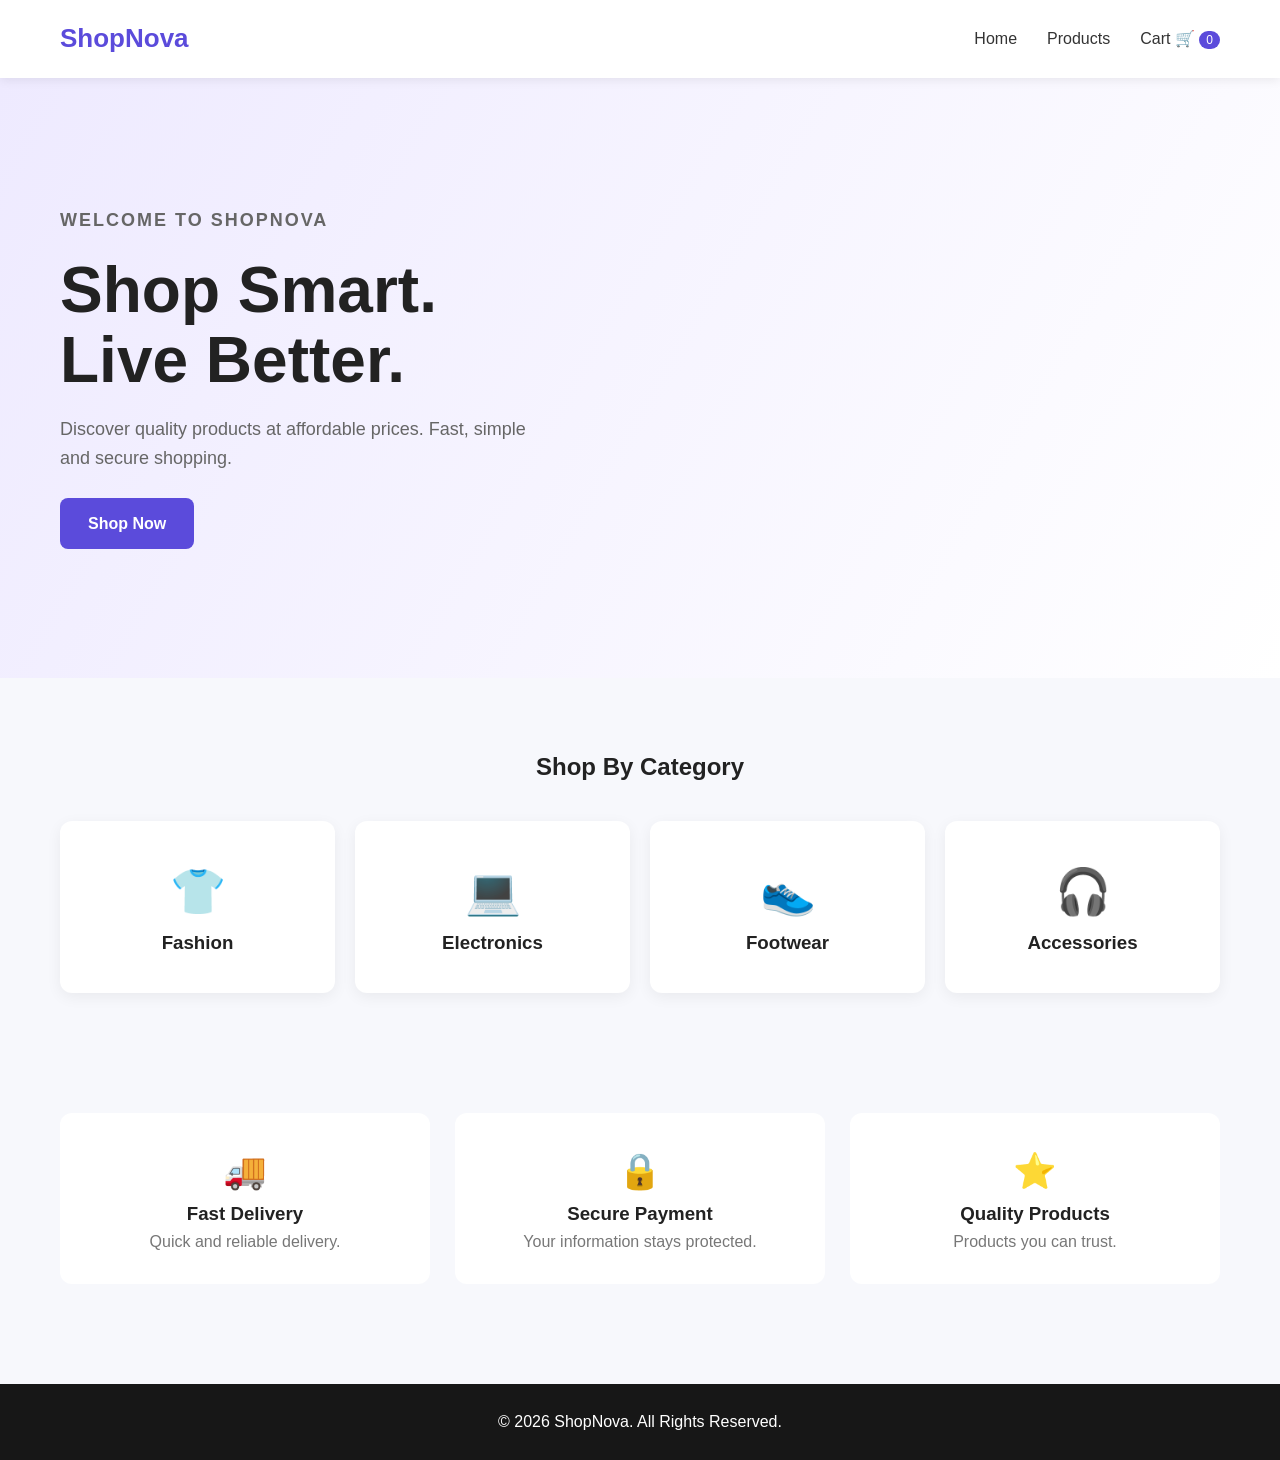
<file: index.html>
<!DOCTYPE html>
<html lang="en">
<head>
    <meta charset="UTF-8">
    <meta name="viewport" content="width=device-width, initial-scale=1.0">
    <meta name="description" content="Modern responsive e-commerce website">
    <title>ShopNova | Home</title>
    <link rel="stylesheet" href="style.css">
</head>

<body>

<header>
    <nav class="navbar">
        <a href="index.html" class="logo">ShopNova</a>

        <div class="nav-links">
            <a href="index.html">Home</a>
            <a href="products.html">Products</a>
            <a href="cart.html">Cart 🛒 <span id="cart-count">0</span></a>
        </div>

        <button class="menu-btn" onclick="toggleMenu()">☰</button>
    </nav>
</header>

<main>

    <section class="hero">
        <div class="hero-content">
            <p class="small-title">WELCOME TO SHOPNOVA</p>
            <h1>Shop Smart.<br>Live Better.</h1>
            <p>
                Discover quality products at affordable prices.
                Fast, simple and secure shopping.
            </p>

            <a href="products.html" class="btn">Shop Now</a>
        </div>
    </section>

    <section class="categories">
        <h2>Shop By Category</h2>

        <div class="category-grid">
            <div class="category-card">
                <span>👕</span>
                <h3>Fashion</h3>
            </div>

            <div class="category-card">
                <span>💻</span>
                <h3>Electronics</h3>
            </div>

            <div class="category-card">
                <span>👟</span>
                <h3>Footwear</h3>
            </div>

            <div class="category-card">
                <span>🎧</span>
                <h3>Accessories</h3>
            </div>
        </div>
    </section>

    <section class="features">

        <div>
            <span>🚚</span>
            <h3>Fast Delivery</h3>
            <p>Quick and reliable delivery.</p>
        </div>

        <div>
            <span>🔒</span>
            <h3>Secure Payment</h3>
            <p>Your information stays protected.</p>
        </div>

        <div>
            <span>⭐</span>
            <h3>Quality Products</h3>
            <p>Products you can trust.</p>
        </div>

    </section>

</main>

<footer>
    <p>© 2026 ShopNova. All Rights Reserved.</p>
</footer>

<script src="script.js"></script>
</body>
</html>
</file>
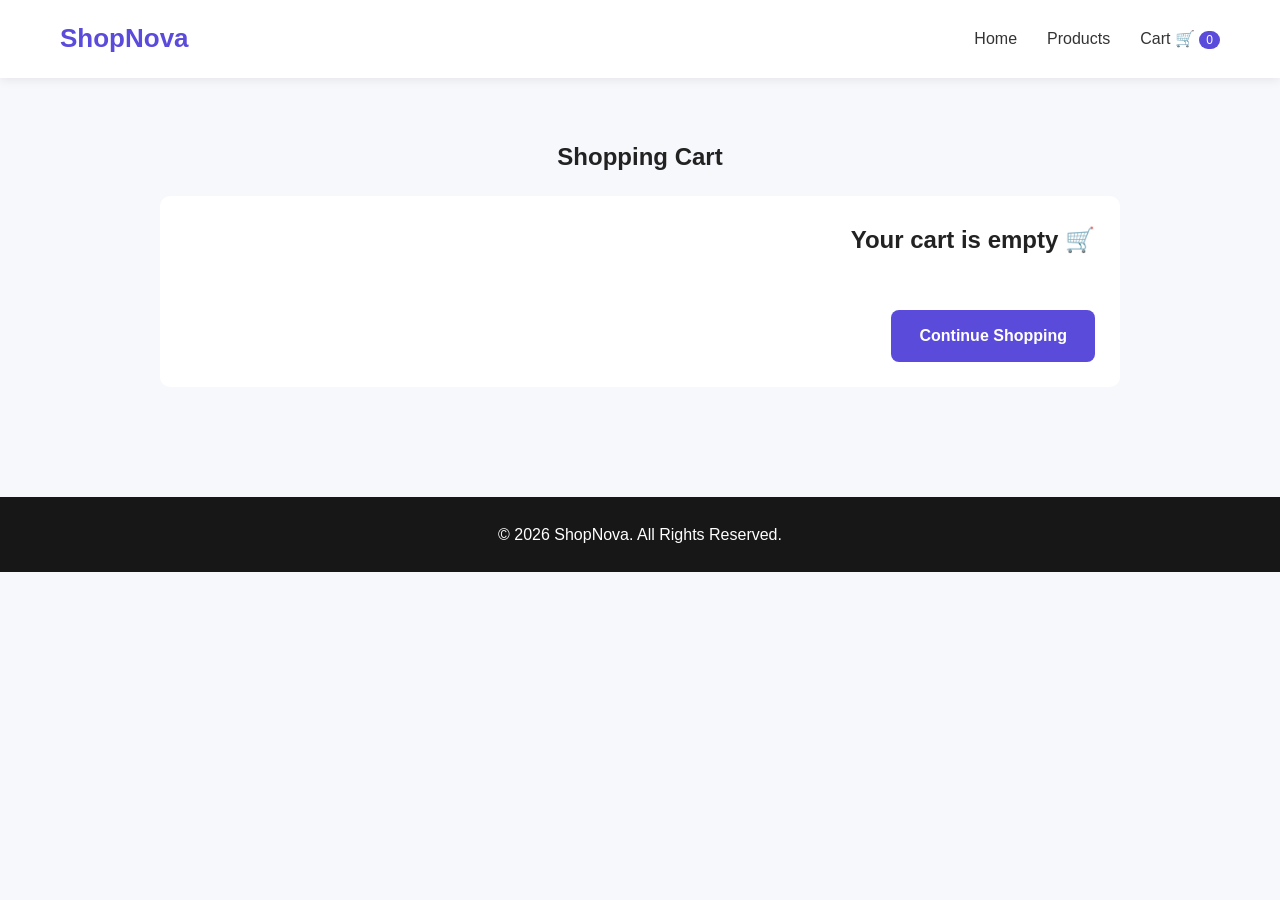
<file: cart.html>
<!DOCTYPE html>
<html lang="en">
<head>
    <meta charset="UTF-8">
    <meta name="viewport" content="width=device-width, initial-scale=1.0">

    <title>ShopNova | Cart</title>

    <link rel="stylesheet" href="style.css">
</head>

<body>

<header>

<nav class="navbar">

    <a href="index.html" class="logo">ShopNova</a>

    <div class="nav-links">
        <a href="index.html">Home</a>
        <a href="products.html">Products</a>
        <a href="cart.html">Cart 🛒 <span id="cart-count">0</span></a>
    </div>

</nav>

</header>

<main>

<section class="cart-section">

    <h1>Shopping Cart</h1>

    <div id="cart-container"></div>

</section>

</main>

<footer>
    <p>© 2026 ShopNova. All Rights Reserved.</p>
</footer>

<script src="script.js"></script>

</body>
</html>
</file>
<file: style.css>
* {
    margin: 0;
    padding: 0;
    box-sizing: border-box;
}

html {
    scroll-behavior: smooth;
}

body {
    font-family: Arial, sans-serif;
    background: #f7f8fc;
    color: #222;
    line-height: 1.6;
}

/* Navbar */

header {
    background: white;
    box-shadow: 0 2px 10px rgba(0,0,0,0.08);
    position: sticky;
    top: 0;
    z-index: 100;
}

.navbar {
    max-width: 1200px;
    margin: auto;
    padding: 18px 20px;

    display: flex;
    align-items: center;
    justify-content: space-between;
}

.logo {
    font-size: 26px;
    font-weight: bold;
    color: #5b4bdb;
    text-decoration: none;
}

.nav-links {
    display: flex;
    gap: 30px;
}

.nav-links a {
    text-decoration: none;
    color: #333;
    font-weight: 500;
}

.nav-links a:hover {
    color: #5b4bdb;
}

#cart-count {
    background: #5b4bdb;
    color: white;
    padding: 2px 7px;
    border-radius: 20px;
    font-size: 12px;
}

.menu-btn {
    display: none;
    border: none;
    background: none;
    font-size: 25px;
    cursor: pointer;
}

/* Hero */

.hero {
    min-height: 600px;

    display: flex;
    align-items: center;

    background: linear-gradient(
        120deg,
        #eeeaff,
        #ffffff
    );
}

.hero-content {
    max-width: 1200px;
    width: 100%;
    margin: auto;
    padding: 60px 20px;
}

.small-title {
    color: #5b4bdb;
    font-weight: bold;
    letter-spacing: 2px;
}

.hero h1 {
    font-size: 64px;
    line-height: 1.1;
    margin: 20px 0;
}

.hero p {
    max-width: 500px;
    color: #666;
    font-size: 18px;
}

.btn {
    display: inline-block;
    margin-top: 25px;
    padding: 13px 28px;

    background: #5b4bdb;
    color: white;

    text-decoration: none;
    border-radius: 8px;

    font-weight: bold;
}

.btn:hover {
    background: #4536bd;
}

/* Categories */

.categories {
    max-width: 1200px;
    margin: auto;
    padding: 70px 20px;
}

.categories h2,
.products-section h1,
.cart-section h1 {
    text-align: center;
    margin-bottom: 10px;
}

.category-grid {
    display: grid;
    grid-template-columns: repeat(4, 1fr);
    gap: 20px;
    margin-top: 35px;
}

.category-card {
    background: white;
    padding: 35px;
    text-align: center;
    border-radius: 12px;
    box-shadow: 0 4px 15px rgba(0,0,0,0.06);
    transition: 0.3s;
}

.category-card:hover {
    transform: translateY(-5px);
}

.category-card span {
    font-size: 45px;
}

/* Features */

.features {
    max-width: 1200px;
    margin: auto;
    padding: 50px 20px;

    display: grid;
    grid-template-columns: repeat(3, 1fr);
    gap: 25px;
}

.features div {
    background: white;
    padding: 30px;
    text-align: center;
    border-radius: 12px;
}

.features span {
    font-size: 35px;
}

.features p {
    color: #777;
}

/* Products */

.products-section {
    max-width: 1200px;
    margin: auto;
    padding: 60px 20px;
}

.controls {
    margin: 30px 0;

    display: flex;
    gap: 15px;
}

.controls input,
.controls select {
    padding: 13px;
    border: 1px solid #ddd;
    border-radius: 8px;
    font-size: 15px;
}

.controls input {
    flex: 1;
}

.product-grid {
    display: grid;
    grid-template-columns: repeat(4, 1fr);
    gap: 25px;
}

.product-card {
    background: white;
    border-radius: 12px;
    overflow: hidden;
    box-shadow: 0 4px 15px rgba(0,0,0,0.07);

    transition: 0.3s;
}

.product-card:hover {
    transform: translateY(-5px);
}

.product-card img {
    width: 100%;
    height: 220px;
    object-fit: cover;
}

.product-info {
    padding: 18px;
}

.product-info h3 {
    margin-bottom: 5px;
}

.product-info p {
    color: #777;
}

.price {
    color: #5b4bdb !important;
    font-size: 20px;
    font-weight: bold;
    margin: 10px 0;
}

.add-btn {
    width: 100%;
    padding: 11px;

    border: none;
    border-radius: 7px;

    background: #5b4bdb;
    color: white;

    cursor: pointer;
    font-weight: bold;
}

.add-btn:hover {
    background: #4536bd;
}

/* Cart */

.cart-section {
    max-width: 1000px;
    margin: auto;
    padding: 60px 20px;
}

.cart-item {
    background: white;
    margin: 15px 0;
    padding: 20px;

    display: flex;
    align-items: center;
    justify-content: space-between;

    border-radius: 10px;
}

.cart-item h3 {
    margin-bottom: 5px;
}

.quantity {
    display: flex;
    align-items: center;
    gap: 10px;
}

.quantity button {
    border: none;
    background: #eee;
    padding: 6px 10px;
    cursor: pointer;
    border-radius: 5px;
}

.remove-btn {
    border: none;
    background: #e74c3c;
    color: white;
    padding: 8px 12px;
    border-radius: 6px;
    cursor: pointer;
}

.cart-total {
    background: white;
    padding: 25px;
    margin-top: 20px;
    border-radius: 10px;
    text-align: right;
}

.checkout-btn {
    border: none;
    padding: 12px 25px;
    background: #5b4bdb;
    color: white;
    border-radius: 7px;
    cursor: pointer;
    margin-top: 10px;
}

/* Footer */

footer {
    margin-top: 50px;
    background: #171717;
    color: white;
    text-align: center;
    padding: 25px;
}

/* Tablet */

@media (max-width: 900px) {

    .product-grid {
        grid-template-columns: repeat(2, 1fr);
    }

    .category-grid {
        grid-template-columns: repeat(2, 1fr);
    }

    .hero h1 {
        font-size: 50px;
    }
}

/* Mobile */

@media (max-width: 600px) {

    .navbar {
        flex-wrap: wrap;
    }

    .nav-links {
        display: none;
        width: 100%;
        flex-direction: column;
        gap: 15px;
        padding-top: 20px;
    }

    .nav-links.active {
        display: flex;
    }

    .menu-btn {
        display: block;
    }

    .hero {
        min-height: 500px;
    }

    .hero h1 {
        font-size: 42px;
    }

    .hero p {
        font-size: 16px;
    }

    .category-grid,
    .product-grid,
    .features {
        grid-template-columns: 1fr;
    }

    .controls {
        flex-direction: column;
    }

    .cart-item {
        flex-direction: column;
        align-items: flex-start;
        gap: 15px;
    }
}
</file>
